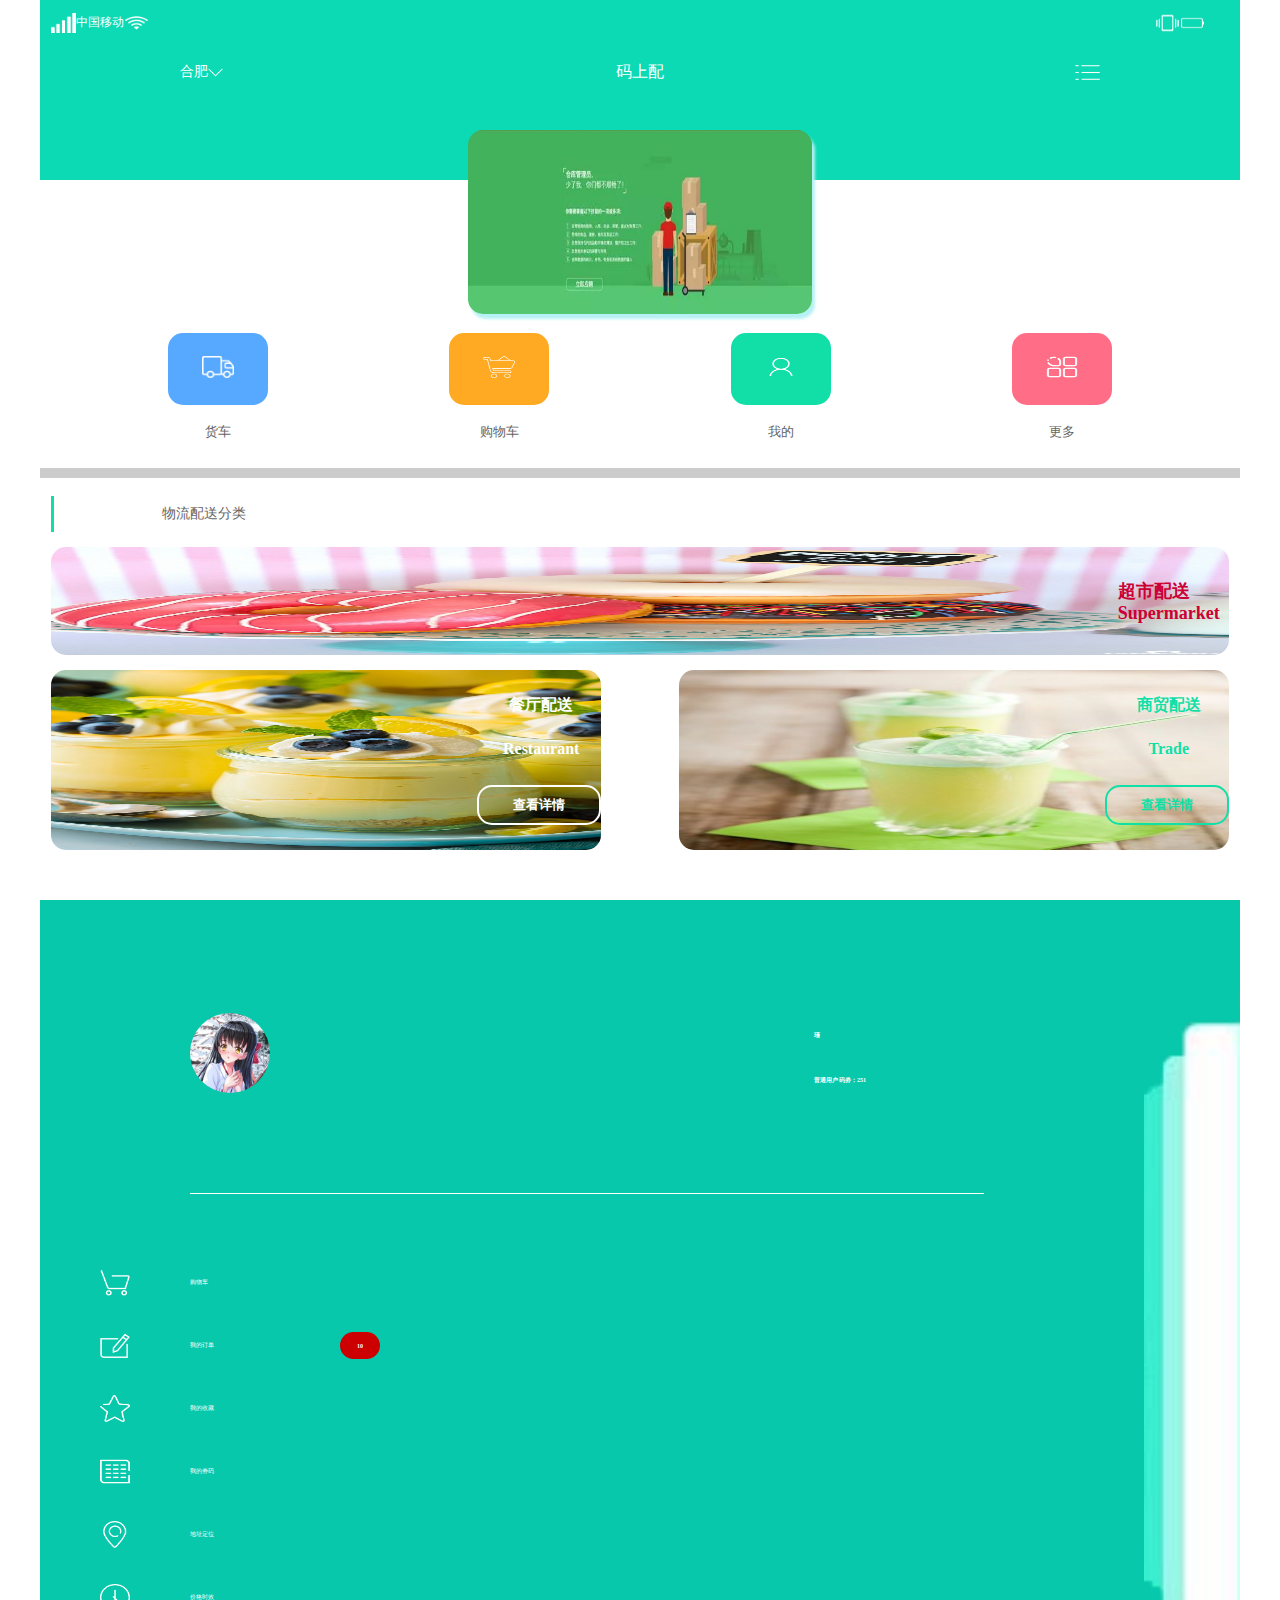
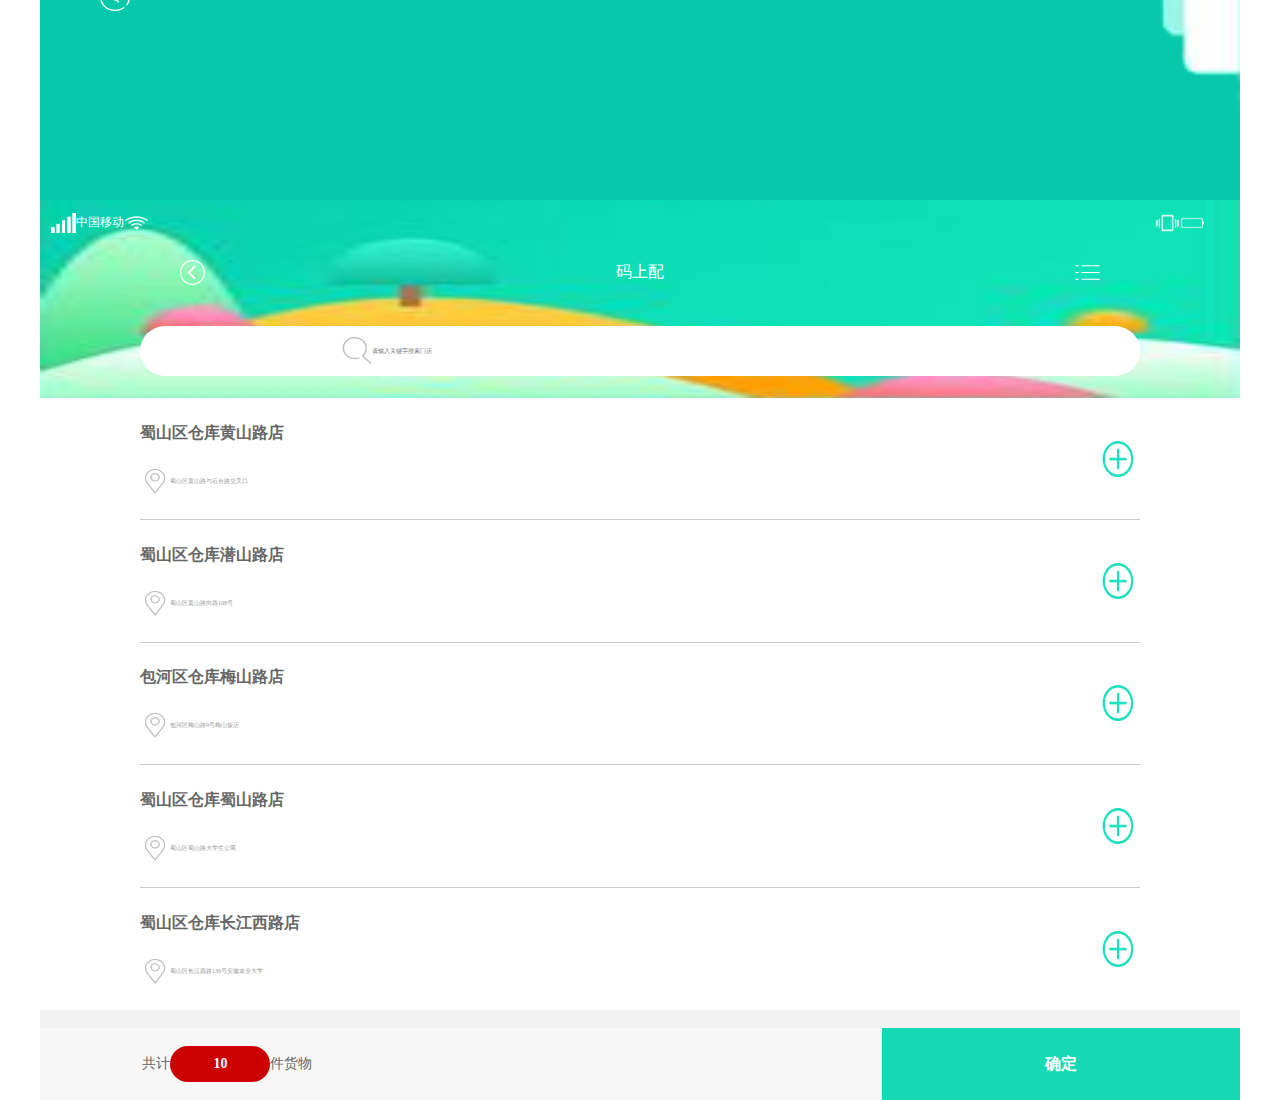
<file: index.html>
<!doctype html>
<html>
<head>
<meta charset="utf-8">
<title>appfirstpage</title>
<meta name="viewport" content="width=device-width, initial-scale=1.0">
<meta http-equiv="X-UA-Compatible" content="ie=edge">
<link rel="stylesheet" type="text/css" href="css/firstpagecss.css">

</head>

<body>

<!--第一屏的框架-->
<div class="firstpage">
<!--第一屏的头部框架-->
  <header>
 <!--头部的手机小图标-->
   <div class="topdiv">
    <p>
       <img src="image/logo2.png">
       <span>中国移动</span>
       <img src="image/logo1.png">
    </p>
    <p>
      <img src="image/logo3.png">
      <img src="image/logo0.png">
    </p>
   </div>
  <!--头部的第二部分-->
   <ul>
     <li>合肥
       <img class="addressimg" src="image/logo4.png">
     </li>
     <li>
       码上配
     </li>
     <li>
        <img class="addimg" src="image/logo5.png">
     </li>
   </ul>
  </header>
<!--第一屏的中间部分框架-->
  <section>
     <div class="imgbox">
       <img src="image/bg0.png">
     </div>
     <nav>
        <p>
          <span>
            <a href="appcartpage.html"><img src="image/img3.png"></a>
          </span>
            货车
        </p>
        <p>
          <span class="secondspan">
          <a href="apptradepage.html"><img src="image/img1.png"></a>
          </span>
          购物车
        </p>
        <p>
          <span class="thirhspan">
            <a href="apploginpage.html"><img src="image/img2.png"></a>
          </span>
          我的
        </p>
        <p>
          <span class="fouthspan">
            <a href="apporderpage.html"><img src="image/img4.png"></a>
          </span>
          更多
        </p>
     </nav>
  </section>
 <!--第一屏的尾部框架-->
  <footer>
    <div>
      <p>物流配送分类</p>
    </div>
    <div>
      <p>超市配送<br>Supermarket</p>
    </div>
    <div>
       <ul class="footerbox">
          <li>餐厅配送</li>
          <li>Restaurant</li>
          <li>查看详情</li>
       </ul>
       <ul class="footerbox-second">
           <li>商贸配送</li>
          <li>Trade</li>
          <li>查看详情</li>
       </ul>
    </div>
  </footer>
</div>
<!--第二屏框架-->
<div class="secondpage">
   <div class="secondpage-div">
      <div>
        <img src="image/bgimg1.png">
        <p class="secondpage-p">瑾<span>普通用户  码劵：251</span></p>
      </div>
   </div>
   <ul class="secondpage-ul">
      <li>
        <p><img src="image/slogo1.png"></p>
        <p>购物车</p>
      </li>
      <li>
         <p><img src="image/slogo2.png"></p>
         <p>我的订单</p>
         <p>10</p>
      </li>
      <li>
          <p><img src="image/slogo3.png"></p>
          <p>我的收藏</p>
      </li>
      <li>
          <p><img src="image/slogo4.png"></p>
          <p>我的劵码</p>
      </li>
      <li>
          <p><img src="image/slogo5.png"></p>
          <p>地址定位</p>
      </li>
      <li>
          <p><img src="image/slogo6.png"></p>
          <p>价格时效</p>
      </li>
   </ul>
</div>
<!--第三屏框架-->
<div class="thirhpage">
   <header>
      <!--头部的手机小图标-->
   <div class="topdiv">
    <p>
       <img src="image/logo2.png">
       <span>中国移动</span>
       <img src="image/logo1.png">
    </p>
    <p>
      <img src="image/logo3.png">
      <img src="image/logo0.png">
    </p>
   </div>
  <!--头部的第二部分-->
   <ul>
     <li>
       <img class="addimg" src="image/slogo8.png">
     </li>
     <li>
       码上配
     </li>
     <li>
        <img class="addimg" src="image/logo5.png">
     </li>
   </ul>
   <!--头部搜索框-->
    <div class="searchbox">
      <img src="image/search.png">
      <input type="search" placeholder="请输入关键字搜索门店">
    </div>
 </header>
 <!--第三屏中间部分-->
 <ul class="middlesection">
    <li>
      <div>
        <h3>蜀山区仓库黄山路店</h3>
        <p><img src="image/slogo9.png">蜀山区黄山路与石台路交叉口</p>
      </div>
      <img src="image/slogo7.png">
    </li>
    <li>
      <div>
        <h3>蜀山区仓库潜山路店</h3>
        <p><img src="image/slogo9.png">蜀山区黄山路向西108号</p>
      </div>
      <img src="image/slogo7.png">
    </li>
    <li>
      <div>
        <h3>包河区仓库梅山路店</h3>
        <p><img src="image/slogo9.png">包河区梅山路9号梅山饭店</p>
      </div>
      <img src="image/slogo7.png">
    </li>
    <li>
       <div>
        <h3>蜀山区仓库蜀山路店</h3>
        <p><img src="image/slogo9.png">蜀山区蜀山路大学生公寓</p>
      </div>
      <img src="image/slogo7.png">
    </li>
    <li>
      <div>
        <h3>蜀山区仓库长江西路店</h3>
        <p><img src="image/slogo9.png">蜀山区长江西路130号安徽农业大学</p>
      </div>
      <img src="image/slogo7.png">
    </li>
 </ul>
<!--第三屏尾部部分框架-->
 <div class="footsection">
    <p>共计<span>10</span>件货物</p>
    <input type="submit" value="确定">
 </div>
</div>

</body>
</html>
</file>
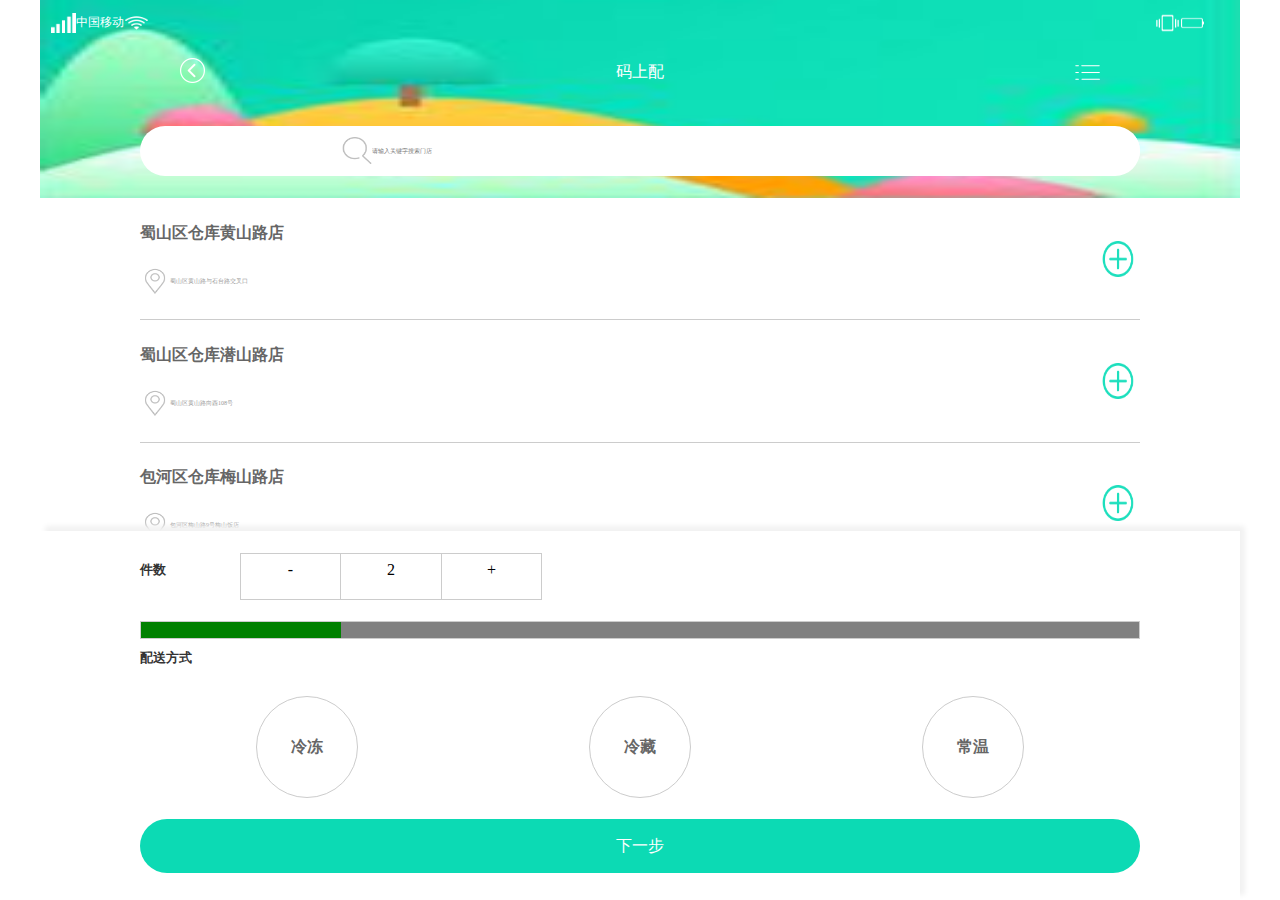
<file: appcartpage.html>
<!doctype html>
<html>
<head>
<meta charset="utf-8">
<title>appcartpage</title>
<meta name="viewport" content="width=device-width, initial-scale=1.0">
<meta http-equiv="X-UA-Compatible" content="ie=edge">
<link rel="stylesheet" type="text/css" href="css/cartpagecss.css">
<script src="js/jquery-3.1.1.min.js"></script>
<script src="js/appcartpagejs.js"></script>
</head>

<body>
<article>
<header>
      <!--头部的手机小图标-->
   <div class="topdiv">
    <p>
       <img src="image/logo2.png">
       <span>中国移动</span>
       <img src="image/logo1.png">
    </p>
    <p>
      <img src="image/logo3.png">
      <img src="image/logo0.png">
    </p>
   </div>
  <!--头部的第二部分-->
   <ul>
     <li>
       <a href="index.html"><img class="addimg" src="image/slogo8.png"></a>
     </li>
     <li>
       码上配
     </li>
     <li>
        <img class="addimg" src="image/logo5.png">
     </li>
   </ul>
   <!--头部搜索框-->
    <div class="searchbox">
      <img src="image/search.png">
      <input type="search" placeholder="请输入关键字搜索门店">
    </div>
 </header>
 <!--购物车页面中间部分-->
 <ul class="middlesection">
    <li>
      <div>
        <h3>蜀山区仓库黄山路店</h3>
        <p><img src="image/slogo9.png">蜀山区黄山路与石台路交叉口</p>
      </div>
      <img src="image/slogo7.png">
    </li>
    <li>
      <div>
        <h3>蜀山区仓库潜山路店</h3>
        <p><img src="image/slogo9.png">蜀山区黄山路向西108号</p>
      </div>
      <img src="image/slogo7.png">
    </li>
    <li>
      <div>
        <h3>包河区仓库梅山路店</h3>
        <p><img src="image/slogo9.png">包河区梅山路9号梅山饭店</p>
      </div>
      <img src="image/slogo7.png">
    </li>
    <li>
       <div>
        <h3>蜀山区仓库蜀山路店</h3>
        <p><img src="image/slogo9.png">蜀山区蜀山路大学生公寓</p>
      </div>
      <img src="image/slogo7.png">
    </li>
    <li>
      <div>
        <h3>蜀山区仓库长江西路店</h3>
        <p><img src="image/slogo9.png">蜀山区长江西路130号安徽农业大学</p>
      </div>
      <img src="image/slogo7.png">
    </li>
 </ul>
<!--购物车尾部部分框架-->
 <div class="footsection">
    <p>共计<span>10</span>件货物</p>
    <input id="firstinput" type="submit" value="确定">
 </div>
<!--覆盖层框架-->
<section>
   <div class="sectionbox">
      <p class="sectiontxt">件数</p>
      <div class="sectionnumber">
         <p class="sectionspan">-</p>
         <p class="secondspan">2</p>
         <p class="sectionspan">+</p>
      </div>
   </div>
   <progress value="100" max="500" min="0"></progress>
   <p class="function">配送方式</p>
   <ul class="sectionul">
      <li>冷冻</li>
      <li>冷藏</li>
      <li>常温</li>
   </ul>
   <input id="secondinput" type="text" value="下一步">
</section>
</article>
</body>
</html>
</file>
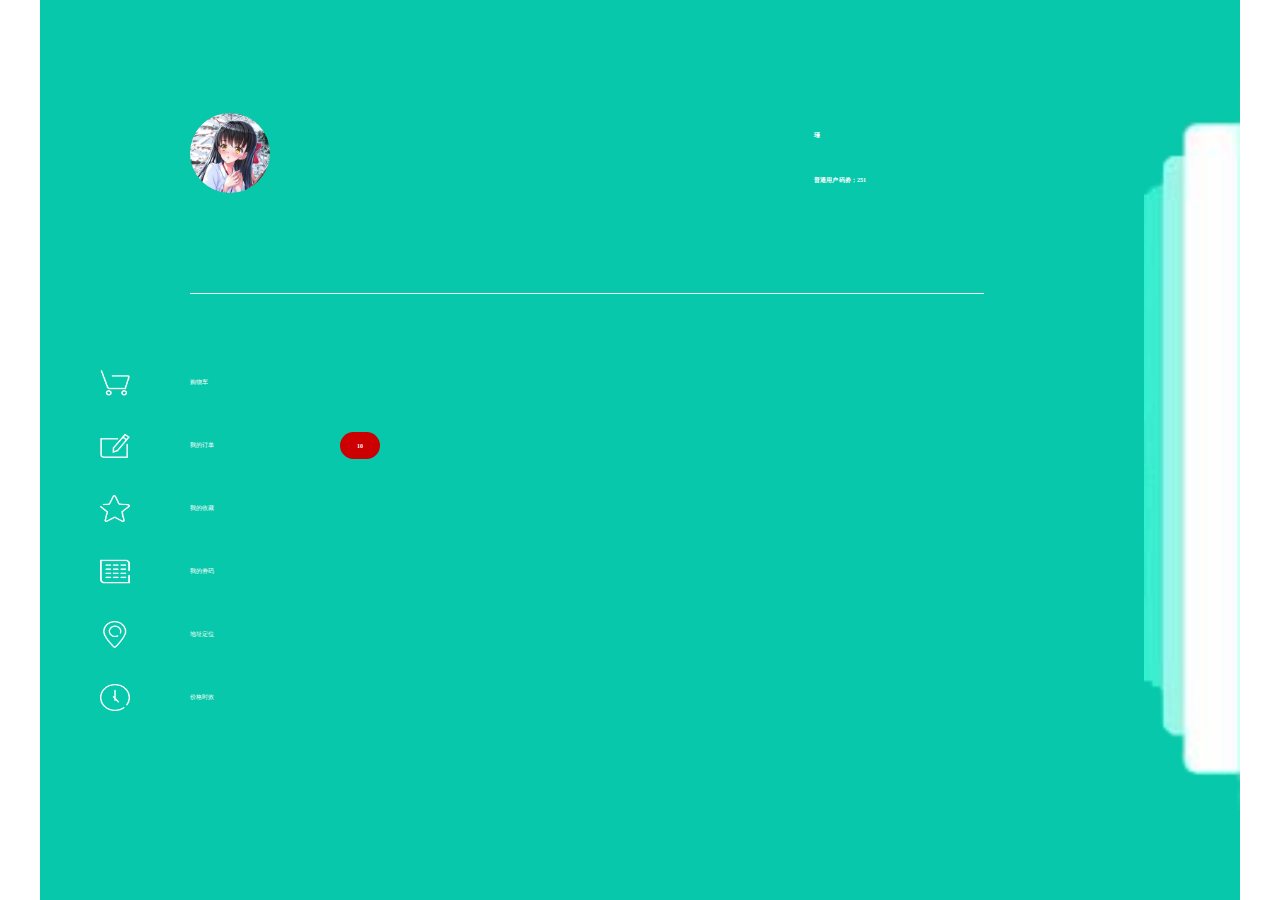
<file: apploginnextpage.html>
<!doctype html>
<html>
<head>
<meta charset="utf-8">
<title>apploginnextpage</title>
<meta name="viewport" content="width=device-width, initial-scale=1.0">
<meta http-equiv="X-UA-Compatible" content="ie=edge">
<link rel="stylesheet" type="text/css" href="css/apploginnextpagecss.css">

</head>

<body>
<div class="secondpage">
   <div class="secondpage-div">
      <div>
        <a href="index.html"><img src="image/bgimg1.png"></a>
        <p class="secondpage-p">瑾<span>普通用户  码劵：251</span></p>
      </div>
   </div>
   <ul class="secondpage-ul">
      <li>
        <p><img src="image/slogo1.png"></p>
        <p>购物车</p>
      </li>
      <li>
         <p><img src="image/slogo2.png"></p>
         <p>我的订单</p>
         <p>10</p>
      </li>
      <li>
          <p><img src="image/slogo3.png"></p>
          <p>我的收藏</p>
      </li>
      <li>
          <p><img src="image/slogo4.png"></p>
          <p>我的劵码</p>
      </li>
      <li>
          <p><img src="image/slogo5.png"></p>
          <p>地址定位</p>
      </li>
      <li>
          <p><img src="image/slogo6.png"></p>
          <p>价格时效</p>
      </li>
   </ul>
</div>
</body>
</html>
</file>
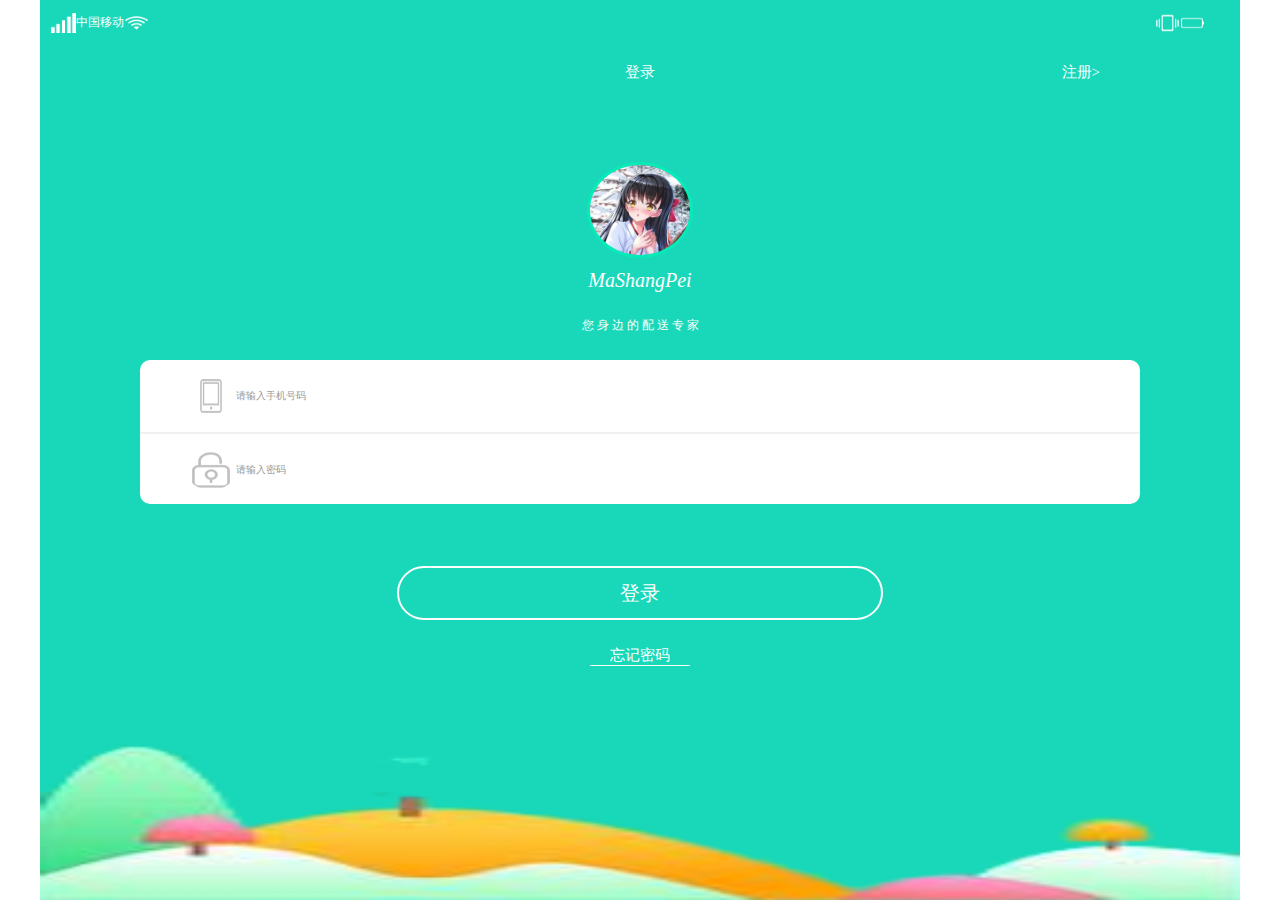
<file: apploginpage.html>
<!doctype html>
<html>
<head>
<meta charset="utf-8">
<title>apploginpage</title>
<meta name="viewport" content="width=device-width, initial-scale=1.0">
<meta http-equiv="X-UA-Compatible" content="ie=edge">
<link rel="stylesheet" type="text/css" href="css/loginpagecss.css">
<link href='http://cdn.webfont.youziku.com/webfonts/nomal/103767/45803/59437f48f629eb1aa85f348f.css' rel='stylesheet' type='text/css' />
</head>

<body>
<!--登录页面框架-->
<article>
 <header>
 <!--头部的手机小图标-->
   <div class="topdiv">
    <p>
       <img src="image/logo2.png">
       <span>中国移动</span>
       <img src="image/logo1.png">
    </p>
    <p>
      <img src="image/logo3.png">
      <img src="image/logo0.png">
    </p>
   </div>
  <!--头部的第二部分-->
   <ul>
     <li>
     </li>
     <li>
        登录
     </li>
     <li>
        注册>
     </li>
   </ul>
</header>
<!--登录页面中间部分-->
<section>
   <a href="index.html"><img src="image/bgimg1.png"></a>
   <p><em>MaShangPei</em></p>
   <p>您 身 边 的 配 送 专 家</p>
   <div class="inputbox">
     <div>
       <img src="image/slogo10.png">
       <input type="tel" value="请输入手机号码">
     </div>
      <div>
       <img src="image/slogo11.png">
       <input type="text" value="请输入密码">
     </div>
   </div>
</section>
<!--登录页面尾部部分-->
<footer>
  <a href="apploginnextpage.html"><button type="text">登录</button></a>
  <p>忘记密码</p>
</footer>
</article>
</body>
</html>
</file>
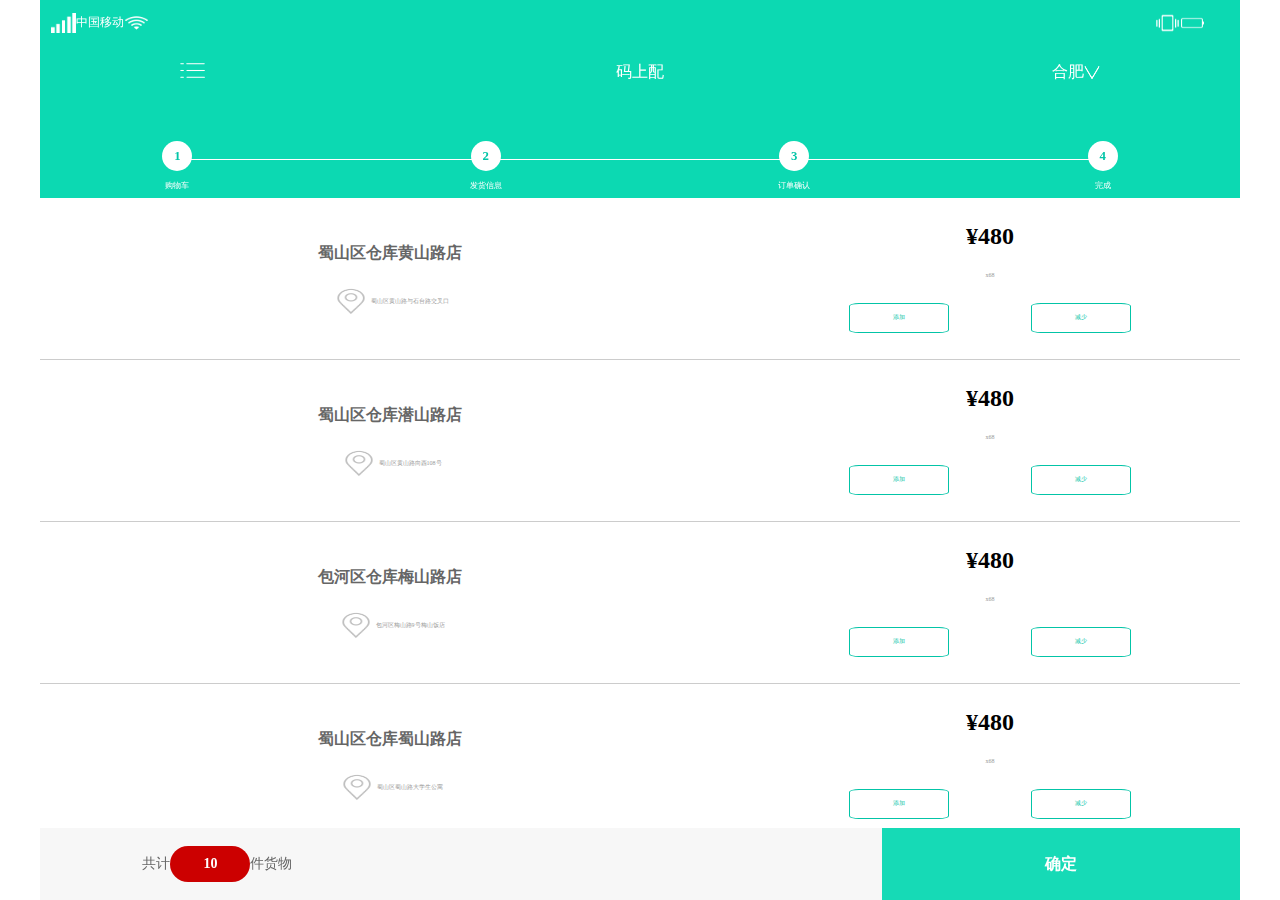
<file: apporderpage.html>
<!doctype html>
<html>
<head>
<meta charset="utf-8">
<title>apporderpage</title>
<meta name="viewport" content="width=device-width, initial-scale=1.0">
<meta http-equiv="X-UA-Compatible" content="ie=edge">
<link rel="stylesheet" type="text/css" href="css/orderpagecss.css">
<script src="js/jquery-3.1.1.min.js"></script>
<script src="js/apporderpagejs.js"></script>
</head>

<body>
<article>
<header>
      <!--头部的手机小图标-->
   <div class="topdiv">
    <p>
       <img src="image/logo2.png">
       <span>中国移动</span>
       <img src="image/logo1.png">
    </p>
    <p>
      <img src="image/logo3.png">
      <img src="image/logo0.png">
    </p>
   </div>
  <!--头部的第二部分-->
   <ul>
     <li>
       <a href="index.html"><img class="addimg" src="image/logo5.png"></a>
     </li>
     <li>
       码上配
     </li>
     <li>
        合肥
        <img class="addressimg" src="image/logo4.png">
     </li>
   </ul>
   <div class="linebox">
    <div class="fglinebox">
     <p>
       <span class="linebox-span">1</span>
       <span>购物车</span>
     </p>
     <p>
       <span class="linebox-span">2</span>
       <span>发货信息</span>
     </p>
     <p>
       <span class="linebox-span">3</span>
       <span>订单确认</span>
     </p>
     <p>
       <span class="linebox-span">4</span>
       <span>完成</span>
     </p>
    </div>
   </div>
 </header>
<!--订单页面中间部分框架-->
 
   <ul class="middlesection">
    <li>
     <div class="middlesection-div">
      <div>
        <h3>蜀山区仓库黄山路店</h3>
        <p><img src="image/slogo9.png">蜀山区黄山路与石台路交叉口</p>
      </div>
      <div>
         <p>&yen;480</p>
         <p>x68</p>
         <p>
           <button type="text">添加</button>
           <button type="text">减少</button>
         </p>
      </div>
      <div>
        <p class="firstp">
           <img src="image/slogo2.png">
        </p>
        <p class="secondp">
        <img src="image/slogo4.png">
        </p>
      </div>
     </div>
    </li>
    <li>
      <div class="middlesection-div">
      <div>
        <h3>蜀山区仓库潜山路店</h3>
        <p><img src="image/slogo9.png">蜀山区黄山路向西108号</p>
      </div>
      <div>
         <p>&yen;480</p>
         <p>x68</p>
         <p>
           <button type="text">添加</button>
           <button type="text">减少</button>
         </p>
      </div>
      <div>
        <p class="firstp">
           <img src="image/slogo2.png">
        </p>
        <p class="secondp">
        <img src="image/slogo4.png">
        </p>
      </div>
     </div>
    </li>
    <li>
      <div class="middlesection-div">
      <div>
        <h3>包河区仓库梅山路店</h3>
        <p><img src="image/slogo9.png">包河区梅山路9号梅山饭店</p>
      </div>
      <div>
         <p>&yen;480</p>
         <p>x68</p>
         <p>
           <button type="text">添加</button>
           <button type="text">减少</button>
         </p>
      </div>
      <div>
        <p class="firstp">
           <img src="image/slogo2.png">
        </p>
        <p class="secondp">
        <img src="image/slogo4.png">
        </p>
      </div>
     </div>
    </li>
    <li>
      <div class="middlesection-div">
       <div>
        <h3>蜀山区仓库蜀山路店</h3>
        <p><img src="image/slogo9.png">蜀山区蜀山路大学生公寓</p>
      </div>
      <div>
         <p>&yen;480</p>
         <p>x68</p>
         <p>
           <button type="text">添加</button>
           <button type="text">减少</button>
         </p>
      </div>
      <div>
        <p class="firstp">
           <img src="image/slogo2.png">
        </p>
        <p class="secondp">
        <img src="image/slogo4.png">
        </p>
      </div>
     </div>
    </li>
    <li>
      <div class="middlesection-div">
      <div>
        <h3>蜀山区仓库长江西路店</h3>
        <p><img src="image/slogo9.png">蜀山区长江西路130号安徽农业大学</p>
      </div>
      <div>
         <p>&yen;480</p>
         <p>x68</p>
         <p>
           <button type="text">添加</button>
           <button type="text">减少</button>
         </p>
      </div>
      <div>
        <p class="firstp">
           <img src="image/slogo2.png">
        </p>
        <p class="secondp">
        <img src="image/slogo4.png">
        </p>
      </div>
     </div>
    </li>
 </ul>

 <!--订单页面尾部部分框架-->
 <footer>
    <p>共计<span>10</span>件货物</p>
    <input type="submit" value="确定">
 </footer>

 </article>
</body>
</html>
</file>
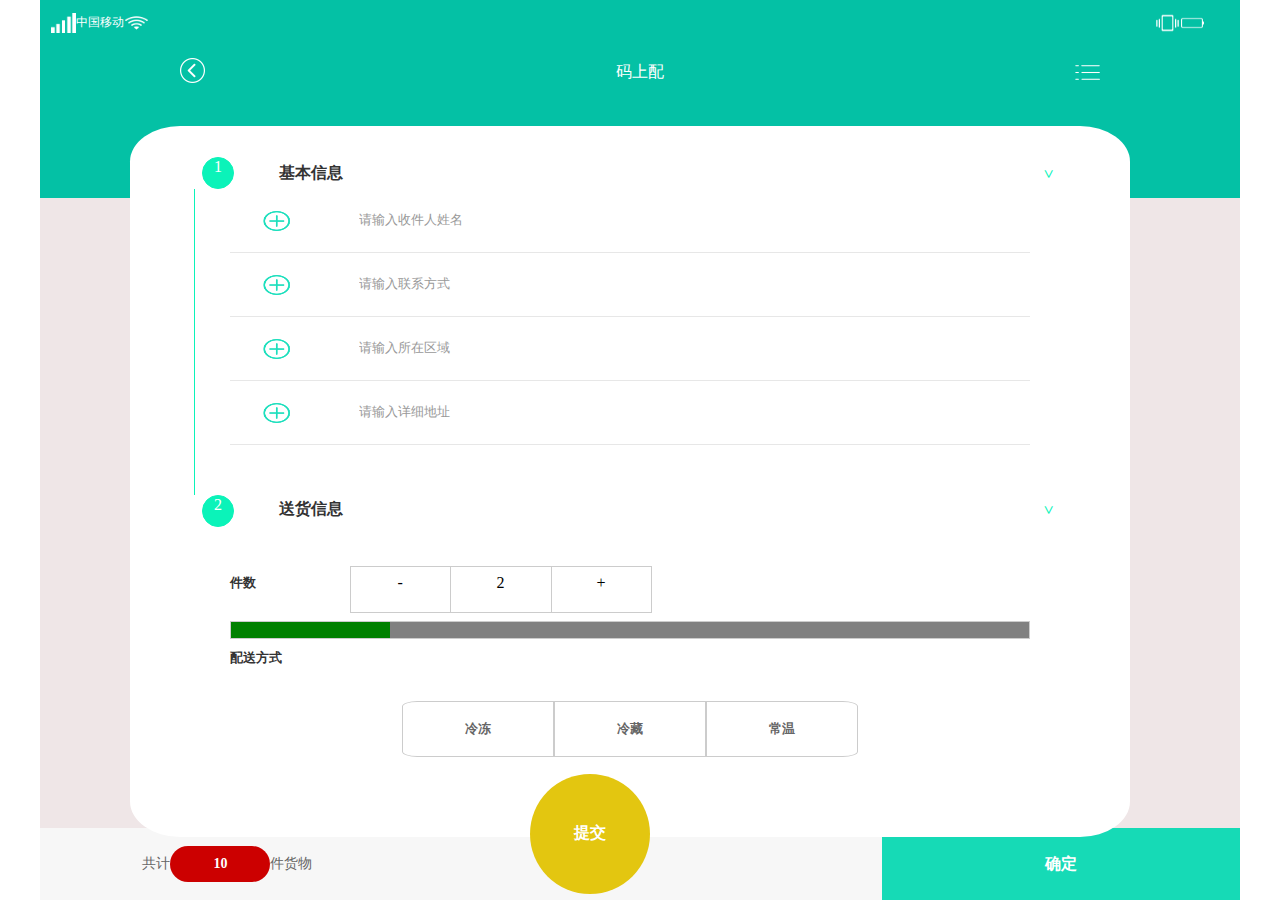
<file: apptradepage.html>
<!doctype html>
<html>
<head>
<meta charset="utf-8">
<title>apptradepage</title>
<meta name="viewport" content="width=device-width, initial-scale=1.0">
<meta http-equiv="X-UA-Compatible" content="ie=edge">
<link rel="stylesheet" type="text/css" href="css/tradepagecss.css">
<script src="js/jquery-3.1.1.min.js"></script>
<script src="js/apptradepagejs.js"></script>
</head>

<body>
<!--商贸页面-->
<article>
<header>
   <!--头部的手机小图标-->
   <div class="topdiv">
    <p>
       <img src="image/logo2.png">
       <span>中国移动</span>
       <img src="image/logo1.png">
    </p>
    <p>
      <img src="image/logo3.png">
      <img src="image/logo0.png">
    </p>
   </div>
  <!--头部的第二部分-->
   <ul>
     <li>
       <a href="index.html"><img class="addimg" src="image/slogo8.png"></a>
     </li>
     <li>
       码上配
     </li>
     <li>
        <img class="addimg" src="image/logo5.png">
     </li>
   </ul>
</header>
<!--商贸页面第二部分框架-->
<section>
   <div class="firstdiv">
   </div>
   <div class="seconddiv">
   </div>
   <div class="thirhdiv">
     <div class="newsdiv">
        <p>1</p>
        <h3>基本信息</h3>
        <p id="firstjqp">></p>
     </div>
     <ul class="newsul">
       <li>
         <img src="image/slogo7.png">
         <input type="text"  value="请输入收件人姓名">
       </li>
       <li>
         <img src="image/slogo7.png">
         <input type="text"  value="请输入联系方式">
       </li>
       <li>
         <img src="image/slogo7.png">
         <input type="text"  value="请输入所在区域">
       </li>
       <li>
         <img src="image/slogo7.png">
         <input type="text"  value="请输入详细地址">
       </li>
     </ul>
     <div class="newsdiv">
        <p>2</p>
        <h3>送货信息</h3>
        <p id="secondjqp">></p>
     </div>
   <div class="newsbox">
     <div class="sectionbox">
        <p class="sectiontxt">件数</p>
        <div class="sectionnumber">
          <p class="sectionspan">-</p>
          <p class="secondspan">2</p>
          <p class="sectionspan">+</p>
       </div>
    </div>
   <progress value="100" max="500" min="0"></progress>
   <p class="function">配送方式</p>
   <ul class="sectionul">
      <li>冷冻</li>
      <li>冷藏</li>
      <li>常温</li>
   </ul>
  </div>
     <button type="text">提交</button>
   </div>
   
</section>
<!--商贸页面尾部部分框架-->
 <footer>
    <p>共计<span>10</span>件货物</p>
    <input type="submit" value="确定">
 </footer>
</article>
</body>
</html>
</file>
<file: css/firstpagecss.css>
@charset "utf-8";
/* CSS Document */
*{
	margin:0;
	padding:0;
	font-size:100%;
	}
body,html{
	width:100%;
	height:100%;
	}
/*第一屏页面*/
.firstpage{
	width:100%;
	min-width:320px;
	max-width:1200px;
	margin:0 auto;
	height:100vh;
	background:#ccc;
	font-family:微软雅黑;
	}
/*第一屏头部*/
header{
	width:100%;
	height:20vh;
	background:#0cdab4;
	display:flex;
	flex-flow:column wrap;
	align-items:center;
	}
/*头部的手机小图标样式*/
.topdiv{
	width:100%;
	height:5vh;
	display:flex;
	justify-content:space-between;
	}
.topdiv p{
	width:34vw;
	max-width:120px;
	min-width:100px;
	height:5vh;
	display:flex;
	justify-content:center;
	align-items:center;
	}
.topdiv p:last-child{
	width:20vw;
	}
.topdiv span{
	font-size:12px;
	color:#FFF;
	}
.topdiv p img{
	width:25px;
	height:20px;
	}
/*头部的第二部分*/
header ul{
	width:100%;
	height:6vh;
	list-style:none;
	display:flex;
	justify-content:space-around;
	}
header ul li{
	width:27vw;
	height:6vh;
	max-width:120px;
	min-width:100px;
	color:#FFF;
	display:flex;
	justify-content:center;
	align-items:center;
	}
header ul li:first-child{
	font-size:14px;
	justify-content:flex-start;
    }
header ul li:last-child{
	
	justify-content:flex-end;
    }
header ul li .addressimg{
	width:15px;
	height:15px;
	}
header ul li .addimg{
	width:25px;
	height:25px;
	}
/*第一屏中间部分*/
section{
	width:100%;
	height:32vh;
	background:#FFF;
	position:relative;
	z-index:1;
	display:flex;
	justify-content:center;
	align-items:flex-end;
	}
/*中间部分图片样式*/
.imgbox{
	width:66%;
	height:64%;
	border-radius:15px;
	position:absolute;
	z-index:2;
	left:17%;
	top:-50px;
	display:flex;
	justify-content:center;
	align-items:center;
	}
.imgbox img{
	width:66%;
	min-width:206px;
	max-width:344px;
	height:100%;
	border-radius:15px;
	box-shadow:3px 5px 3px #b6f1f5;
	}
/*中间部分的第二部分logo样式*/
section nav{
	width:88vw;
	height:16vh;
	display:flex;
	justify-content:space-around;
	}
section nav p{
	width:18vw;
	max-width:100px;
	min-width:80px;
	height:14vh;
	color:#666;
	display:flex;
	flex-flow:column wrap;
	justify-content:space-around;
	align-items:center;
	font-size:0.8rem;
	}
section nav p span{
	width:14vw;
	height:8vh;
	max-width:100px;
	min-width:55px;
	border-radius:15px;
	background:#57a8ff;
	display:flex;
	justify-content:center;
	align-items:center;
	}
section nav p .secondspan{
	background:#ffaa22;
	}
section nav p .thirhspan{
	background:#12dfa7;
	}
section nav p .fouthspan{
	background:#ff6e86;
	}
section nav p img{
	width:32px;
	height:22px;
	}
/*第一屏尾部*/
footer{
	width:100%;
	height:47vh;
	background:#fff;
	margin-top:10px;
	display:flex;
	flex-flow:row wrap;
	justify-content:center;
	}
footer div{
	width:92vw;
	height:6vh;
	display:flex;
	align-items:flex-end;
	}
footer div P{
	width:34vw;
	max-width:300px;
	min-width:150px;
	height:4vh;
	border-left:3px solid #12dfa7;
	font-size:14px;
	color:#666;
	display:flex;
	align-items:center;
	justify-content:center;
	}
footer div:nth-of-type(2){
	height:12vh;
	min-width:300px;
	max-width:1200px;
	border-radius:15px;
	background:url(../image/img5.png) no-repeat;
	background-size:100% 100%;
	display:flex;
	justify-content:flex-end;
	align-items:center;
	}
footer div:nth-of-type(2) p{
	width:38vw;
	max-width:120px;
	min-width:80px;
	height:10vh;
	color:#C03;
	font-weight:bold;
	font-size:18px;
	border-left:none;
	}
footer div:last-child{
	height:24vh;
	min-width:300px;
	max-width:1200px;
	display:flex;
	justify-content:space-between;
	align-items:flex-start;
	}
footer div:last-child .footerbox{
	width:44vw;
	min-width:145px;
	max-width:550px;
	height:20vh;
	border-radius:15px;
	background:url(../image/img6.jpg) no-repeat;
	background-size:100% 100%;
	list-style:none;
	display:flex;
	flex-flow:column wrap;
	justify-content:center;
	align-items:flex-end;
	}
footer div:last-child .footerbox-second{
	width:44vw;
	min-width:145px;
	max-width:550px;
	height:20vh;
	border-radius:15px;
	background:url(../image/img7.jpg) no-repeat;
	background-size:100% 100%;
	list-style:none;
	display:flex;
	flex-flow:column wrap;
	justify-content:center;
	align-items:flex-end;
	
	}
footer div:last-child ul li{
	width:30vw;
	min-width:80px;
	max-width:120px;
	height:5vh;
	color:#FFF;
	font-weight:bold;
	font-size:16px;
	text-align:center;
	}
footer div:last-child ul li:last-child{
	width:30vw;
	height:4vh;
	border-radius:15px;
	border:2px solid #FFF;
	font-size:0.8em;
	display:flex;
	justify-content:center;
	align-items:center;
	}
footer div:last-child .footerbox-second li{
	color:#12dfa7;
	}
footer div:last-child .footerbox-second li:last-child{
	border:2px solid #12dfa7;
}

/*第二屏页面*/
.secondpage{
	width:100%;
	height:100vh;
	min-width:320px;
	max-width:1200px;
	margin:0 auto;
	background:#07c8ab url(../image/bgimg2.png) right center no-repeat;
	background-size:auto 80%;
	display:flex;
	flex-flow:column wrap;
	justify-content:center;
	align-items:center;
	font-size:62.5%;
	}
.secondpage-div{
	width:80vw;
	min-width:270px;
	max-width:900px;
	height:20vh;
	display:flex;
	justify-content:flex-start;
	}
.secondpage-div div{
	width:62vw;
	min-width:220px;
	max-width:900px;
	height:20vh;
	border-bottom:1px solid #FFF;
	display:flex;
	justify-content:space-between;
	}
.secondpage-div div img{
	width:20vw;
	max-width:60px;
	min-height:60px;
	max-height:80px;
	min-width:80px;
	height:20vw;
	border-radius:50%;
	}
.secondpage-div div .secondpage-p{
	width:36vw;
	min-width:120px;
	max-width:170px;
	height:10vh;
	font-size:25%;
	color:#FFF;
	display:flex;
	flex-flow:column wrap;
	justify-content:space-around;
	font-weight:bold;
	}
.secondpage-ul{
	width:100%;
	height:55vh;
	list-style:none;
	display:flex;
	flex-flow:column wrap;
	justify-content:center;
	}
.secondpage-ul li{
	width:81vw;
	max-width:1100px;
	height:7vh;
	display:flex;
	justify-content:flex-start;
	align-items:center;
	font-size:25%;
	color:#FFF;
	}
.secondpage-ul li p{
	width:22vw;
	min-width:80px;
	max-width:150px;
	height:7vh;
	display:flex;
	align-items:center;
	justify-content:center;
	}
.secondpage-ul li p:nth-of-type(2){
	width:18vw;
	min-width:100px;
	max-width:150px;
	justify-content:flex-start;
	}	
.secondpage-ul li:nth-of-type(2) p:last-child{
	width:10vw;
	min-width:30px;
	max-width:40px;
	height:3vh;
	background:#C00;
	color:#FFF;
	border-radius:15px;
	font-weight:bold;
	}
.secondpage-ul li img{
	width:6vw;
	min-width:15px;
	max-width:30px;
	height:3vh;
	}
.secondpage-ul li:hover{
	background:#1ddfbd;
	}
/*第三屏页面*/
.thirhpage{
	width:100%;
	height:100vh;
	min-width:320px;
	max-width:1200px;
	margin:0 auto;
	}
/*第三屏头部*/
.thirhpage header{
	width:100%;
	height:22vh;
	background:url(../image/bgimg.png) no-repeat;
	background-size:100% 100%;
	}
/*搜索框样式*/
.thirhpage header .searchbox{
	width:84vw;
	min-width:280px;
	max-width:1000px;
	height:5.5vh;
	background:#FFF;
	border-radius:30px;
	display:flex;
	justify-content:flex-end;
	align-items:center;
	margin-top:3vh;
	}
.thirhpage header .searchbox img{
	width:6vw;
	min-width:10px;
	max-width:30px;
	height:3vh;
	}
.thirhpage header .searchbox input{
	width:60vw;
	min-width:250px;
	max-width:900px;
	height:5vh;
	font-size:20%;
	border:none;
	border-radius:30px;
	color:#999;
	}
/*第三屏中间部分样式*/
.thirhpage .middlesection{
	width:100%;
	height:68vh;
	min-width:320px;
	max-width:1200px;
	background:#FFF;
	list-style:none;
	display:flex;
	flex-flow:column wrap;
	align-items:center;
	}
.thirhpage .middlesection li{
	width:84vw;
	min-width:280px;
	max-width:1000px;
	height:13.6vh;
	border-bottom:1px solid #ccc;
	box-sizing:border-box;
	display:flex;
	justify-content:space-between;
	align-items:center;
	}
.thirhpage .middlesection li:last-child{
	border-bottom:none;
	}
.thirhpage .middlesection li div{
	width:70vw;
	height:8vh;
	display:flex;
	flex-flow:column wrap;
	justify-content:space-between;
	}
.thirhpage .middlesection li div h3{
	color:#666;
	}
.thirhpage .middlesection li div P{
	font-size:15%;
	color:#999;
	display:flex;
	justify-content:flex-start;
	align-items:center;
	}
.thirhpage .middlesection li div p img{
	width:5vw;
	min-width:15px;
	max-width:30px;
	height:3vh;
	}
.thirhpage .middlesection li img{
	width:9vw;
	min-width:25px;
	max-width:40px;
	height:4vh;
	}
/*第三屏尾部样式*/
.thirhpage .footsection{
	width:100%;
	height:10vh;
	background:#f2f2f2;
	display:flex;
	justify-content:space-between;
	align-items:flex-end;
	}
.thirhpage .footsection p{
	width:62vw;
	height:8vh;
	padding-left:8vw;
	background:#f7f7f7;
	color:#666;
	display:flex;
	align-items:center;
	justify-content:flex-start;
	font-size:14px;
	}
.thirhpage .footsection p span{
	width:10vw;
	height:4vh;
	min-width:50px;
	max-width:100px;
	background:#C00;
	border-radius:18px;
	color:#FFF;
	font-weight:bold;
	text-align:center;
	line-height:4vh;
	}
.thirhpage .footsection input{
	width:30vw;
	height:8vh;
	background:#16dab6;
	color:#FFF;
	border:none;
	font-weight:bold;
	}
</file>
<file: css/cartpagecss.css>
@charset "utf-8";
/* CSS Document */

*{
	margin:0;
	padding:0;
	font-size:100%;
	}
body,html{
	width:100%;
	height:100%;
	}
/*货车页面样式*/
article{
	width:100%;
	height:100vh;
	margin:0 auto;
	min-width:320px;
	max-width:1200px;
	position:relative;
	z-index:1;
	}
/*货车页面头部*/
 header{
	width:100%;
	height:22vh;
	background:url(../image/bgimg.png) no-repeat;
	background-size:100% 100%;
	display:flex;
	flex-flow:column wrap;
	align-items:center;
	}

/*头部的手机小图标样式*/
.topdiv{
	width:100%;
	height:5vh;
	display:flex;
	justify-content:space-between;
	}
.topdiv p{
	width:34vw;
	max-width:120px;
	min-width:100px;
	height:5vh;
	display:flex;
	justify-content:center;
	align-items:center;
	}
.topdiv p:last-child{
	width:20vw;
	}
.topdiv span{
	font-size:12px;
	color:#FFF;
	}
.topdiv p img{
	width:25px;
	height:20px;
	}
/*头部的第二部分*/
header ul{
	width:100%;
	height:6vh;
	list-style:none;
	display:flex;
	justify-content:space-around;
	}
header ul li{
	width:27vw;
	max-width:120px;
	min-width:100px;
	height:6vh;
	color:#FFF;
	display:flex;
	justify-content:center;
	align-items:center;
	}
header ul li:first-child{
	font-size:14px;
	justify-content:flex-start;
    }
header ul li:last-child{
	
	justify-content:flex-end;
    }
header ul li .addimg{
	width:25px;
	height:25px;
	}
/*搜索框样式*/
 header .searchbox{
	width:84vw;
	min-width:280px;
	max-width:1000px;
	height:5.5vh;
	background:#FFF;
	border-radius:30px;
	display:flex;
	justify-content:flex-end;
	align-items:center;
	margin-top:3vh;
	}
 header .searchbox img{
	width:6vw;
	min-width:10px;
	max-width:30px;
	height:3vh;
	}
header .searchbox input{
	width:60vw;
	height:5vh;
	min-width:250px;
	max-width:900px;
	font-size:20%;
	border:none;
	border-radius:30px;
	color:#999;
	}
/*购物车页面中间部分样式*/
 .middlesection{
	width:100%;
	height:68vh;
	min-width:320px;
	max-width:1200px;
	background:#FFF;
	list-style:none;
	display:flex;
	flex-flow:column wrap;
	align-items:center;
	}
 .middlesection li{
	width:84vw;
	height:13.6vh;
	min-width:280px;
	max-width:1000px;
	border-bottom:1px solid #ccc;
	box-sizing:border-box;
	display:flex;
	justify-content:space-between;
	align-items:center;
	}
 .middlesection li:last-child{
	border-bottom:none;
	}
 .middlesection li div{
	width:70vw;
	height:8vh;
	display:flex;
	flex-flow:column wrap;
	justify-content:space-between;
	}
 .middlesection li div h3{
	color:#666;
	}
 .middlesection li div P{
	font-size:15%;
	color:#999;
	display:flex;
	justify-content:flex-start;
	align-items:center;
	}
 .middlesection li div p img{
	width:5vw;
	min-width:15px;
	max-width:30px;
	height:3vh;
	}
 .middlesection li img{
	width:9vw;
	min-width:25px;
	max-width:40px;
	height:4vh;
	}
/*货车页面尾部样式*/
 .footsection{
	width:100%;
	height:10vh;
	background:#f2f2f2;
	display:flex;
	justify-content:space-between;
	align-items:flex-end;
	}
 .footsection p{
	width:62vw;
	height:8vh;
	padding-left:8vw;
	background:#f7f7f7;
	color:#666;
	display:flex;
	align-items:center;
	justify-content:flex-start;
	font-size:14px;
	}
 .footsection p span{
	width:10vw;
	min-width:50px;
	max-width:100px;
	height:4vh;
	background:#C00;
	border-radius:18px;
	color:#FFF;
	font-weight:bold;
	text-align:center;
	line-height:4vh;
	}
 .footsection input{
	width:30vw;
	height:8vh;
	background:#16dab6;
	color:#FFF;
	border:none;
	font-weight:bold;
	}
/*覆盖层样式*/
section{
	width:100%;
	min-width:320px;
	max-width:1200px;
	height:41vh;
	position:absolute;
	z-index:2;
	bottom:0;
	left:0;
	background:#FFF;
	box-shadow:5px -5px 5px #f2f2f2;
	display:flex;
	flex-flow:column wrap;
	align-items:center;
	}
section .sectionbox{
	width:84vw;
	min-width:280px;
	max-width:1000px;
	height:10vh;
	display:flex;
	justify-content:flex-start;
	align-items:center;
	}
.sectionbox .sectiontxt{
	width:15vw;
	min-width:40px;
	max-width:100px;
	height:5vh;
	color:#333;
	line-height:2.5em;
	font-size:0.8em;
	font-weight:bold;
	}
.sectionbox .sectionnumber{
	width:30vw;
	min-width:180px;
	max-width:300px;
	height:5vh;
	display:flex;
	justify-content:flex-start;
	border:1px solid #CCC;
	}
.sectionbox .sectionnumber .sectionspan{
	width:8vw;
	min-width:60px;
	max-width:100px;
	height:5vh;
	text-align:center;
	line-height:2em;
	}
.sectionbox .sectionnumber .secondspan{
	width:14vw;
	min-width:60px;
	max-width:100px;
	height:5vh;
	border-left:1px solid #CCC;
	border-right:1px solid #CCC;
	text-align:center;
	line-height:2em;
	}
section progress{
	width:84vw;
	min-width:280px;
	max-width:1000px;
	height:2vh;
	border:1px solid #CCC;
	}
section .function{
	width:84vw;
    min-width:280px;
	max-width:1000px;
	height:4vh;
	color:#333;
	font-size:0.8em;
	font-weight:bold;
	line-height:3em;
	}
section .sectionul{
	width:84vw;
    min-width:280px;
	max-width:1000px;
	height:16vh;
	list-style:none;
	display:flex;
	justify-content:space-around;
	align-items:center;
	list-style:none;
	}
section .sectionul li{
	width:20vw;
	max-width:100px;
	max-height:100px;
	height:20vw;
	border-radius:50%;
	border:1px solid #CCC;
	display:flex;
	justify-content:center;
	align-items:center;
	color:#666;
	font-weight:bold;
	}
section .sectionul li:hover{
	background:#f6ad10;
	color:#FFF;
	}
section input{
	width:84vw;
	min-width:280px;
	max-width:1000px;
	height:6vh;
	border-radius:30px;
	background:#0cdab4;
	color:#FFF;
	border:none;
	text-align:center;
	}
</file>
<file: css/apploginnextpagecss.css>
@charset "utf-8";
/* CSS Document */
*{
	margin:0;
	padding:0;
	font-size:100%;
	}
body,html{
	width:100%;
	height:100%;
	}
/*第二屏页面*/
.secondpage{
	width:100%;
	height:100vh;
	min-width:320px;
	max-width:1200px;
	margin:0 auto;
	background:#07c8ab url(../image/bgimg2.png) right center no-repeat;
	background-size:auto 80%;
	display:flex;
	flex-flow:column wrap;
	justify-content:center;
	align-items:center;
	font-size:62.5%;
	}
.secondpage-div{
	width:80vw;
	min-width:270px;
	max-width:900px;
	height:20vh;
	display:flex;
	justify-content:flex-start;
	}
.secondpage-div div{
	width:62vw;
	min-width:220px;
	max-width:900px;
	height:20vh;
	border-bottom:1px solid #FFF;
	display:flex;
	justify-content:space-between;
	}
.secondpage-div div img{
	width:20vw;
	max-width:60px;
	min-height:60px;
	max-height:80px;
	min-width:80px;
	height:20vw;
	border-radius:50%;
	}
.secondpage-div div .secondpage-p{
	width:36vw;
	min-width:120px;
	max-width:170px;
	height:10vh;
	font-size:25%;
	color:#FFF;
	display:flex;
	flex-flow:column wrap;
	justify-content:space-around;
	font-weight:bold;
	}
.secondpage-ul{
	width:100%;
	height:55vh;
	list-style:none;
	display:flex;
	flex-flow:column wrap;
	justify-content:center;
	}
.secondpage-ul li{
	width:81vw;
	max-width:1100px;
	height:7vh;
	display:flex;
	justify-content:flex-start;
	align-items:center;
	font-size:25%;
	color:#FFF;
	}
.secondpage-ul li p{
	width:22vw;
	min-width:80px;
	max-width:150px;
	height:7vh;
	display:flex;
	align-items:center;
	justify-content:center;
	}
.secondpage-ul li p:nth-of-type(2){
	width:18vw;
	min-width:100px;
	max-width:150px;
	justify-content:flex-start;
	}	
.secondpage-ul li:nth-of-type(2) p:last-child{
	width:10vw;
	min-width:30px;
	max-width:40px;
	height:3vh;
	background:#C00;
	color:#FFF;
	border-radius:15px;
	font-weight:bold;
	}
.secondpage-ul li img{
	width:6vw;
	min-width:15px;
	max-width:30px;
	height:3vh;
	}
.secondpage-ul li:hover{
	background:#1ddfbd;
	}
</file>
<file: css/loginpagecss.css>
@charset "utf-8";
/* CSS Document */
*{
	margin:0;
	padding:0;
	font-size:100%;
	}
body,html{
	width:100%;
	height:100%;
	}
body{
	font-size:62.5%;
	}
/*登录页面样式*/
article{
	width:100vw;
	height:100vh;
	margin:0 auto;
	min-width:320px;
	max-width:1200px;
	background:#19d8b9 url(../image/bgimg3.png) bottom no-repeat;
	background-size:100% 20%;
	}
/*登录页面头部*/
header{
	width:100%;
	height:18vh;
	display:flex;
	flex-flow:column wrap;
	align-items:center;
	}
/*头部的手机小图标样式*/
.topdiv{
	width:100%;
	height:5vh;
	display:flex;
	justify-content:space-between;
	}
.topdiv p{
	width:34vw;
	max-width:120px;
	min-width:100px;
	height:5vh;
	display:flex;
	justify-content:center;
	align-items:center;
	}
.topdiv p:last-child{
	width:20vw;
	}
.topdiv span{
	font-size:12px;
	color:#FFF;
	}
.topdiv p img{
	width:25px;
	height:20px;
	}
/*头部的第二部分*/
header ul{
	width:100%;
	height:6vh;
	list-style:none;
	display:flex;
	justify-content:space-around;
	}
header ul li{
	width:27vw;
	max-width:120px;
	min-width:100px;
	height:6vh;
	color:#FFF;
	display:flex;
	justify-content:center;
	align-items:center;
	font-size:1.5em;
	}
header ul li:last-child{
	justify-content:flex-end;
    }
/*登录页面中间部分*/
section{
	width:100%;
	height:38vh;
	min-width:320px;
	max-width:1200px;
	display:flex;
	flex-flow:column wrap;
	justify-content:space-between;
	align-items:center;
	}
section img{
	width:20vw;
	min-width:60px;
	min-height:40px;
	max-height:100px;
	max-width:100px;
	height:10vh;
	border-radius:50%;
	border:3px solid #05ecb8;
	}
section p{
	height:5vh;
	font-family:'LiDeBiao-Xing3b54d27d0519557';
	font-size:1.2em;
	color:#FFF;
	line-height:1.7em;
	}
section p:first-of-type{
	font-size:2em;
	}
section p:last-of-type{
	line-height:2.3em;
	}
section .inputbox{
	width:84vw;
	min-width:280px;
	max-width:1000px;
	height:16vh;
	border-radius:10px;
	background:#FFF;
	}
section .inputbox div{
	height:8vh;
	border-bottom:2px solid #f0f0f0;
	display:flex;
	align-items:center;
	justify-content:center;
	}
section .inputbox div:last-child{
	border-bottom:none;
	}
section .inputbox div img{
	width:8vw;
	min-width:30px;
	min-height:20px;
	max-height:40px;
	max-width:50px;
	height:5vh;
	border:none;
	}
section .inputbox div input{
	width:67vw;
	min-width:240px;
	max-width:900px;
	height:6vh;
	border:none;
	color:#999;
	}
/*登录页面尾部部分*/
footer{
	width:100%;
	min-wideth:320px;
	max-width:1200px;
	height:18vh;
	display:flex;
	flex-flow:column wrap;
	justify-content:flex-end;
	align-items:center;
	}
footer button{
	width:38vw;
	min-width:170px;
	max-width:600px;
	height:6vh;
	border:2px solid #FFF;
	border-radius:10vw;
	color:#FFF;
	background:none;
	font-size:2em
	}
footer p{
	width:20vw;
	height:5vh;
	min-width:70px;
	max-width:100px;
	color:#FFF;
	border-bottom:1px solid #FFF;
	display:flex;
	justify-content:center;
	align-items:flex-end;
	font-size:1.5em;
	}
</file>
<file: css/orderpagecss.css>
@charset "utf-8";
/* CSS Document */
*{
	margin:0;
	padding:0;
	font-size:100%;
	}
body,html{
	width:100%;
	height:100%;
	}
/*订单页面样式*/
article{
	width:100%;
	height:100vh;
	margin:0 auto;
	min-width:320px;
	max-width:1200px;
	position:relative;
	z-index:1;
	}
/*订单页面头部*/
 header{
	width:100%;
	height:22vh;
	min-width:320px;
	max-width:1200px;
	background:#0cd9b2;
	background-size:100% 100%;
	display:flex;
	flex-flow:column wrap;
	align-items:center;
	}

/*头部的手机小图标样式*/
.topdiv{
	width:100%;
	height:5vh;
	display:flex;
	justify-content:space-between;
	}
.topdiv p{
	width:34vw;
	height:5vh;
	min-width:100px;
	max-width:120px;
	display:flex;
	justify-content:center;
	align-items:center;
	}
.topdiv p:last-child{
	width:20vw;
	}
.topdiv span{
	font-size:12px;
	color:#FFF;
	}
.topdiv p img{
	width:25px;
	height:20px;
	}
/*头部的第二部分*/
header ul{
	width:100%;
	height:6vh;
	list-style:none;
	display:flex;
	justify-content:space-around;
	}
header ul li{
	width:27vw;
	min-width:100px;
	max-width:120px;
	height:6vh;
	color:#FFF;
	display:flex;
	justify-content:center;
	align-items:center;
	}
header ul li:first-child{
	font-size:14px;
	justify-content:flex-start;
    }
header ul li:last-child{
	
	justify-content:flex-end;
    }
header ul li .addimg{
	width:25px;
	height:25px;
	}
header ul li .addressimg{
	width:4vw;
	min-width:10px;
	min-height:3px;
	max-width:4px;
	max-width:16px;
	height:3vh;
	}
header .linebox{
	width:72vw;
	min-width:240px;
	max-width:980px;
	height:1px;
	background:#FFF;
	margin-top:5%;
	position:relative;
	z-index:1;
	}
header .linebox .fglinebox{
	width:84vw;
	min-width:280px;
	min-height:30px;
	max-height:100px;
	max-width:1150px;
	position:absolute;
	z-index:2;
	top:-2vh;
	left:-6vw;
	display:flex;
	justify-content:space-between;
	align-items:flex-end;
	}
header .linebox p {
	width:16vw;
	min-width:30px;
	min-height:30px;
	max-height:50px;
	max-width:150px;
	height:7.8vh;
	display:flex;
	flex-flow:column wrap;
	align-items:center;
	justify-content:space-between;
	}
header .linebox p .linebox-span{
	width:6vw;
	min-width:20px;
	min-height:20px;
	max-width:30px;
	max-height:30px;
	height:6vw;
	border-radius:50%;
	background:#FFF;
	color:#04c5a8;
	font-weight:bold;
	text-align:center;
	font-size:0.8em;
	display:flex;
	justify-content:center;
	align-items:center;
	}
header .linebox p span{
	font-size:0.5em;
	color:#FFF;
	}
/*订单页面中间部分样式*/
.middlesection{
	width:100%;
	min-width:320px;
	max-width:1200px;
	height:70vh;
	overflow:auto;
	background:#FFF;
	list-style:none;
	}
 .middlesection li{
	width:100%;
	min-width:320px;
	max-width:1200px;
	height:18vh;
	border-bottom:1px solid #ccc;
	box-sizing:border-box;
	position:relative;
	z-index:2;
	overflow:hidden;
	}
.middlesection li:last-child{
	border-bottom:none;
	}
.middlesection li .middlesection-div{
	width:140vw;
	min-width:150px;
	max-width:1500px;
	height:18vh;
	background:#FFF;
	position:absolute;
	z-index:1;
	display:flex;
	justify-content:flex-start;
	align-items:center;
	border-bottom:1px solid #ccc;
	}
.middlesection li .middlesection-div:last-of-type{
	border-bottom:none;
	}
 .middlesection li .middlesection-div div:first-child{
	width:60vw;
	min-width:100px;
	max-width:700px;
	height:8vh;
	display:flex;
	flex-flow:column wrap;
	justify-content:space-between;
	align-items:center;
	}
 .middlesection li div h3{
	color:#666;
	}
 .middlesection li div P{
	font-size:15%;
	color:#999;
	display:flex;
	justify-content:flex-start;
	align-items:center;
	}
 .middlesection li div p img{
	width:5vw;
	min-width:15px;
	min-height:10px;
	max-height:40px;
	max-width:40px;
	height:3vh;
	}
.middlesection li .middlesection-div div:nth-of-type(2){
	width:40vw;
	min-width:25px;
	max-width:500px;
	height:15vh;
	display:flex;
	flex-flow:column wrap;
	justify-content:space-around;
	align-items:center;
	}
.middlesection li .middlesection-div div:nth-of-type(2) p:first-child{
	font-size:1.5em;
	font-weight:bold;
	color:#000;
	}
.middlesection li .middlesection-div div:nth-of-type(2) p:nth-of-child(2){
	color:#999;
	font-size:1.2em;
	font-weight:bold;
	}
.middlesection li .middlesection-div div:nth-of-type(2) p:last-child{
	width:22vw;
	height:4vh;
	display:flex;
	justify-content:space-between;
	}
.middlesection li .middlesection-div div:nth-of-type(2) p:last-child button{
	width:10vw;
	min-width:10px;
	min-height:15px;
	max-height:30px;
	max-width:100px;
	height:4vh;
	border-radius:10%;
	border:1px solid #03c4a7;
	color:#03c4a7;
	font-size:0.8em;
	background:#FFF;
}
.middlesection li .middlesection-div div:last-child{
	width:22vh;
	height:18vh;
	display:flex;
	justify-content:flex-start;
	}
.middlesection li .middlesection-div div:last-child .firstp{
	width:11vh;
	height:18vh;
	background:#ffc803;
	display:flex;
	justify-content:center;
	align-items:center;
	}
.middlesection li .middlesection-div div:last-child .secondp{
	width:11vh;
	height:18vh;
	background:#e67265;
	display:flex;
	justify-content:center;
	align-items:center;
	}
.middlesection li .middlesection-div div:last-child p img{
	width:10vw;
	min-width:10px;
	min-height:30px;
	max-height:40px;
	max-width:25px;
	height:6vh;
	}
/*订单页面尾部框架*/
footer{
	width:100%;
	min-width:320px;
	max-width:1200px;
	height:8vh;
	background:#f2f2f2;
	display:flex;
	justify-content:space-between;
	align-items:flex-end;
	}
footer p{
	width:62vw;
	height:8vh;
	padding-left:8vw;
	background:#f7f7f7;
	color:#666;
	display:flex;
	align-items:center;
	justify-content:flex-start;
	font-size:14px;
	}
footer p span{
	width:10vw;
	min-width:30px;
	max-width:80px;
	height:4vh;
	background:#C00;
	border-radius:18px;
	color:#FFF;
	font-weight:bold;
	text-align:center;
	line-height:4vh;
	}
footer input{
	width:30vw;
	height:8vh;
	background:#16dab6;
	color:#FFF;
	border:none;
	font-weight:bold;
	}
</file>
<file: css/tradepagecss.css>
@charset "utf-8";
/* CSS Document */
*{
	margin:0;
	padding:0;
	font-size:100%;
	}
body,html{
	width:100%;
	height:100%;
	}
/*商贸页面样式*/
article{
	width:100%;
	height:100vh;
	margin:0 auto;
	min-width:320px;
	max-width:1200px;
	}
/*商贸页面头部*/
 header{
	width:100%;
	height:22vh;
	background:#04c1a5;
	display:flex;
	flex-flow:column wrap;
	align-items:center;
	}

/*头部的手机小图标样式*/
.topdiv{
	width:100%;
	height:5vh;
	display:flex;
	justify-content:space-between;
	}
.topdiv p{
	width:34vw;
	height:5vh;
	max-width:120px;
	min-width:100px;
	display:flex;
	justify-content:center;
	align-items:center;
	}
.topdiv p:last-child{
	width:20vw;
	}
.topdiv span{
	font-size:12px;
	color:#FFF;
	}
.topdiv p img{
	width:25px;
	height:20px;
	}
/*头部的第二部分*/
header ul{
	width:100%;
	height:6vh;
	list-style:none;
	display:flex;
	justify-content:space-around;
	}
header ul li{
	width:27vw;
	height:6vh;
	max-width:120px;
	min-width:100px;
	color:#FFF;
	display:flex;
	justify-content:center;
	align-items:center;
	}
header ul li:first-child{
	font-size:14px;
	justify-content:flex-start;
    }
header ul li:last-child{
	
	justify-content:flex-end;
    }
header ul li .addimg{
	width:25px;
	height:25px;
	}
/*中间部分样式*/
section{
	width:100%;
	min-width:320px;
	max-width:1200px;
	height:70vh;
	background:#efe6e7;
	position:relative;
	z-index:1;
	}
.firstdiv{
	width:64vw;
	min-width:200px;
	max-width:800px;
	height:58vh;
	border-radius:5%;
	background:#f1f2f4;
	position:absolute;
	z-index:1;
	top:-8vh;
	left:16vw;
	}
.seconddiv{
	width:74vw;
	min-width:240px;
	max-width:900px;
	height:56vh;
	border-radius:5%;
	background:#f2fbfa;
	position:absolute;
	z-index:2;
	top:-8vh;
	left:12vw;
	}
.thirhdiv{
	width:84vw;
	min-width:280px;
	max-width:1000px;
	height:auto;
	border-radius:5%;
	background:#fff;
	position:absolute;
	z-index:3;
	top:-8vh;
	left:7vw;
	display:flex;
	flex-flow:column wrap;
	align-items:center;
	justify-content:center;
	}
section .thirhdiv button{
	width:22vw;
	height:22vw;
	max-width:120px;
	min-width:50px;
	min-height:50px;
	max-height:120px;
	border-radius:50%;
	border:none;
	background:#e3c610;
	color:#FFF;
	font-weight:bold;
	position:absolute;
	z-index:3;
	bottom:-8%;
	left:40%;
	}
.thirhdiv .newsdiv{
	width:78vw;
	min-width:250px;
	max-width:900px;
	height:7vh;
	display:flex;
	justify-content:space-around;
	align-items:flex-end;
	}
.newsdiv p{
	width:7vw;
	min-width:15px;
	min-height:15px;
	max-height:30px;
	max-width:30px;
	height:4vh;
	border-radius:50%;
	border:1px solid #0bf3b9;
	text-align:center;
	color:#FFF;
	background:#0bf3b9;
	}
.newsdiv h3{
	width:55vw;
	min-height:15px;
	max-height:30px;
	height:5vh;
	color:#333;
	line-height:1.8em;
	}
.newsdiv p:last-child{
	color:#0bf3b9;
	background:#FFF;
	border:none;
	transform:rotate(90deg);
	font-weight:bold;
	}
.thirhdiv .newsul{
	list-style:none;
	width:69vw;
	min-width:210px;
	max-width:870px;
	height:34vh;
	border-left:1px solid #0bf3b9;
	display:flex;
	flex-flow:column wrap;
	align-items:center;
	}
.newsul li{
	width:63vw;
	min-width:180px;
	max-width:800px;
	height:7vh;
	border-bottom:1px solid #e7e7e7;
	display:flex;
	justify-content:space-around;
	align-items:center;
	}
.newsul li img{
	width:8vw;
	min-width:20px;
	max-width:35px;
	max-height:20px;
	min-height:10px;
	height:4vh;
	}
.newsul li input{
	width:50vw;
	height:5vh;
	color:#999;
	border:none;
	font-size:0.8em;
	background:#FFF;
	}
.thirhdiv .newsdiv:nth-of-type(2){
	align-items:flex-start;
	}
/*送货信息样式*/
.newsbox{
	width:63vw;
	min-width:250px;
	max-width:900px;
	height:31vh;
	background:#FFF;
	display:flex;
	flex-flow:column wrap;
	align-items:center;
	}
.newsbox .sectionbox{
	width:63vw;
	min-width:180px;
	max-width:800px;
	height:7vh;
	display:flex;
	justify-content:flex-start;
	align-items:center;
	}
.sectionbox .sectiontxt{
	width:15vw;
	min-width:50px;
	max-width:120px;
	height:5vh;
	color:#333;
	line-height:2.5em;
	font-size:0.8em;
	font-weight:bold;
	}
.sectionbox .sectionnumber{
	width:30vw;
	min-width:120px;
	max-width:300px;
	height:5vh;
	display:flex;
	justify-content:flex-start;
	border:1px solid #CCC;
	}
.sectionbox .sectionnumber .sectionspan{
	width:8vw;
	min-width:40px;
	max-width:100px;
	height:5vh;
	text-align:center;
	line-height:2em;
	}
.sectionbox .sectionnumber .secondspan{
	width:14vw;
	min-width:40px;
	max-width:100px;
	height:5vh;
	border-left:1px solid #CCC;
	border-right:1px solid #CCC;
	text-align:center;
	line-height:2em;
	}
.newsbox progress{
	width:63vw;
	min-width:180px;
	max-width:800px;
	height:2vh;
	border:1px solid #CCC;
	}
.newsbox .function{
	width:63vw;
	min-width:180px;
	max-width:800px;
	height:4vh;
	color:#333;
	font-size:0.8em;
	font-weight:bold;
	line-height:3em;
	}
.newsbox .sectionul{
	width:63vw;
	min-width:180px;
	max-width:800px;
	height:12vh;
	list-style:none;
	display:flex;
	justify-content:center;
	align-items:center;
	list-style:none;
	}
.newsbox .sectionul li{
	width:21vw;
	min-width:60px;
	max-width:150px;
	height:6vh;
	border:1px solid #CCC;
	display:flex;
	justify-content:center;
	align-items:center;
	color:#666;
	font-weight:bold;
	font-size:0.8em;
	}
.newsbox .sectionul li:first-child{
	border-top-left-radius:10%;
	border-bottom-left-radius:10%;
	}
.newsbox .sectionul li:nth-of-type(2){
	border-radius:none;
	border-top:1px solid #CCC;
	border-bottom:1px solid #CCC;
	}
.newsbox .sectionul li:last-child{
	border-top-right-radius:10%;
	border-bottom-right-radius:10%;
	}
/*商贸页面尾部样式*/
 footer{
	width:100%;
	min-width:320px;
	max-width:1200px;
	height:8vh;
	background:#efefef;
	display:flex;
	justify-content:space-between;
	align-items:flex-end;
	}
 footer p{
	width:62vw;
	height:8vh;
	padding-left:8vw;
	background:#f7f7f7;
	color:#666;
	display:flex;
	align-items:center;
	justify-content:flex-start;
	font-size:14px;
	}
 footer p span{
	width:10vw;
	height:4vh;
	min-width:50px;
	max-width:100px;
	background:#C00;
	border-radius:18px;
	color:#FFF;
	font-weight:bold;
	text-align:center;
	line-height:4vh;
	}
 footer input{
	width:30vw;
	height:8vh;
	background:#16dab6;
	color:#FFF;
	border:none;
	font-weight:bold;
	}
</file>
